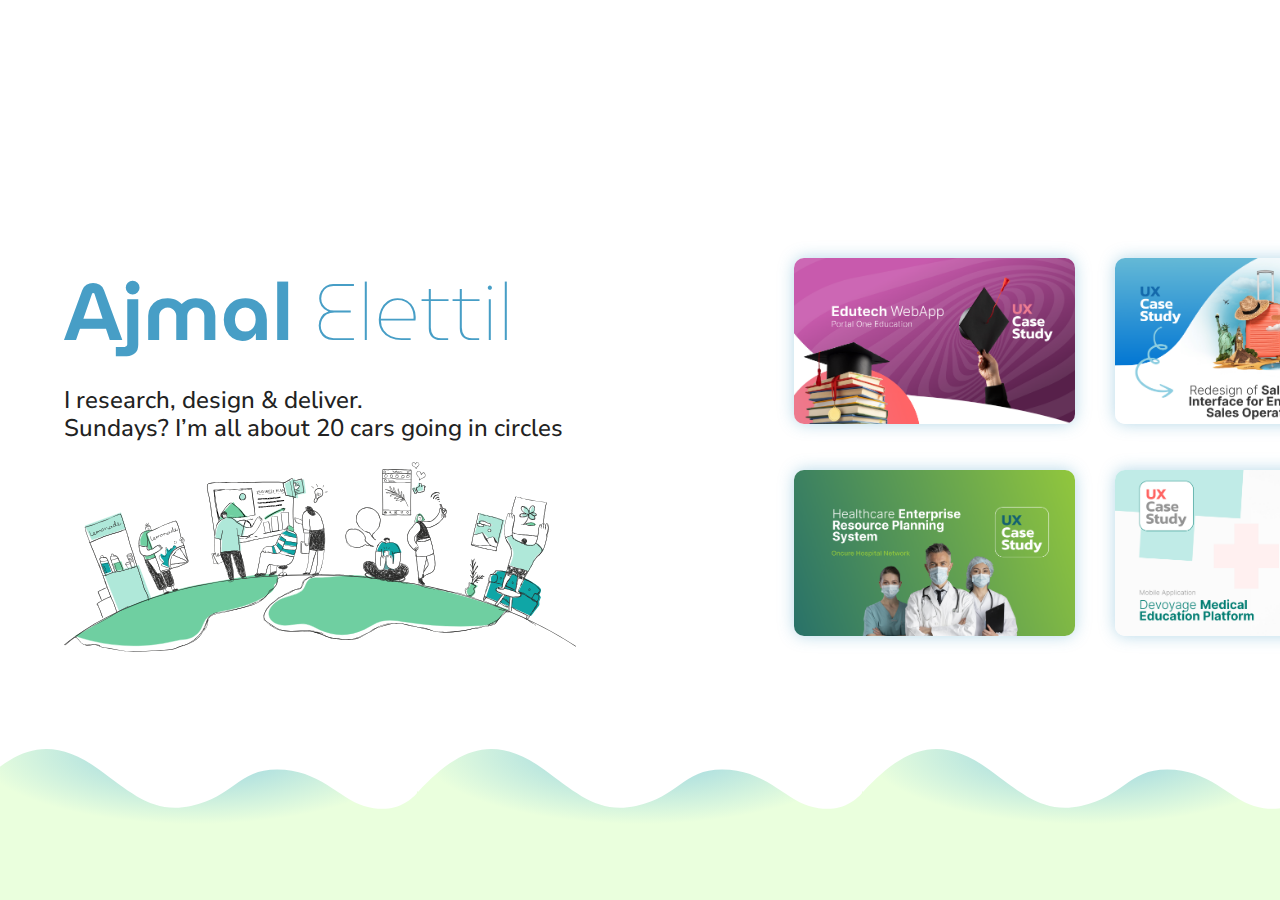
<file: index.html>
<!DOCTYPE html>
<html lang="en">
<head>
    <meta charset="UTF-8">
    <meta name="viewport" content="width=device-width, initial-scale=1.0">
    <title>Ajmal's Portfolio</title>
    <link rel="stylesheet" href="styles/styles.css">
</head>
<body>
    <div class="scroll-container">

        <div class="section profile-section">
            <h1><span>Ajmal</span> Elettil</h1>
            <p>I research, design & deliver. <br> Sundays? I’m all about 20 cars going in circles</p>
            <img src="/assets/images/hero-illustration.svg" />
        </div>

        <div class="section case-studies">
            <a href="/case-study/portal-one.html" class="case-study">
                <img src="assets/images/portal-one-thumb.png" alt="Case study image">
            </a>
            <a href="#" class="case-study">
                <img src="assets/images/oncure-thumb.png" alt="Case study image">
            </a>
            <a href="#" class="case-study">
                <img src="assets/images/marriot-thumb.png" alt="Case study image">
            </a>
            <a href="#" class="case-study">
                <img src="assets/images/devoyage-thumb.png" alt="Case study image">
            </a>
        </div>

        <div class="section resume-section">
            <p>Seasoned UX Designer with a passion for crafting seamless digital experiences that strike the perfect balance between functionality and aesthetics. Possesses a flair for Graphic Design, creating visually captivating assets that complement front-end development projects.</p>
            <button class="resume-button">
                <span>View Resume</span>
                <img src="assets/images/demography.svg"/> 
            </button>
            <div class="social-icons">
                <a href="#"><img src="assets/images/linkedin-icon.svg" alt="LinkedIn"></a>
                <a href="#"><img src="assets/images/twitter-icon.svg" alt="Twitter"></a>
                <a href="#"><img src="assets/images/instagram-icon.svg" alt="Instagram"></a>
                <a href="#"><img src="assets/images/medium-icon.svg" alt="Medium"></a>
                <a href="#"><img src="assets/images/email-icon.svg" alt="Email"></a>
            </div>
            <img class="resume-illustration" src="assets/images/resume-illustration.svg" />
        </div>
    </div>

    <script src="js/script.js"></script>
</body>
</html>
</file>
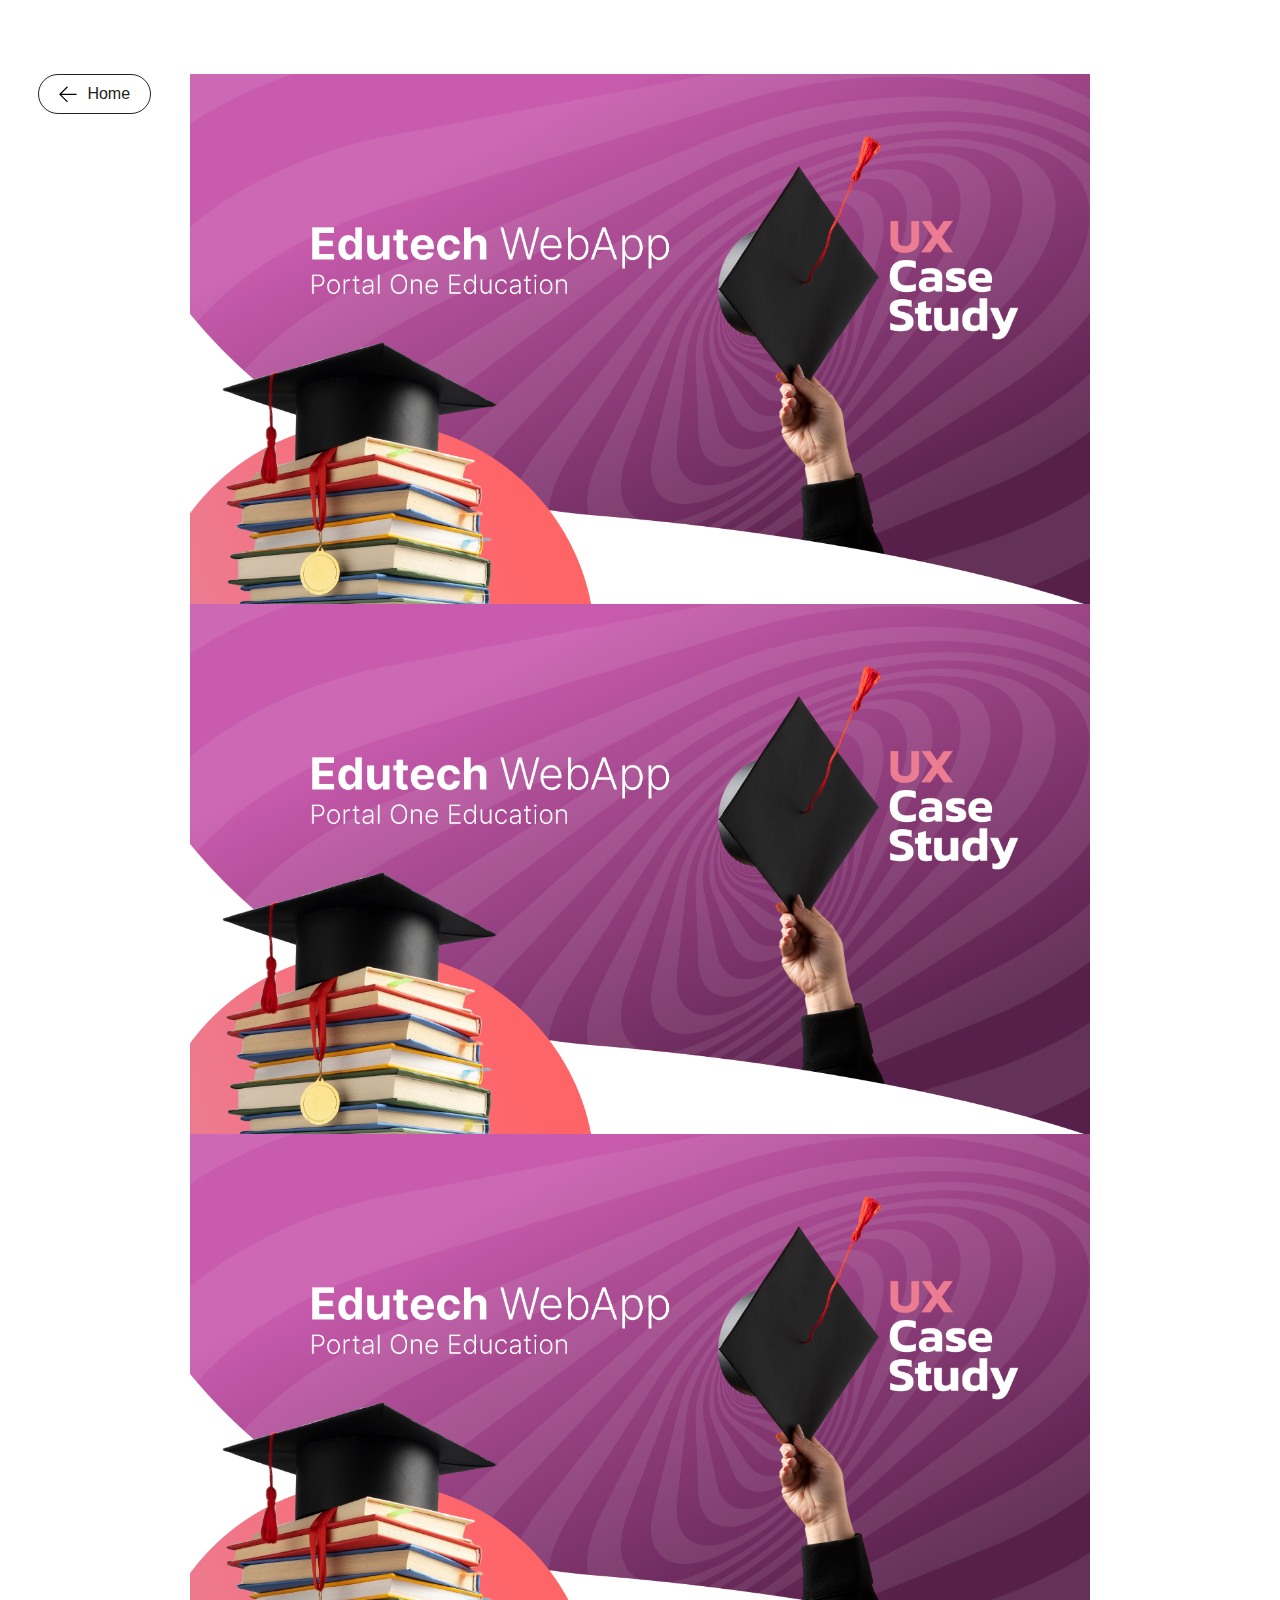
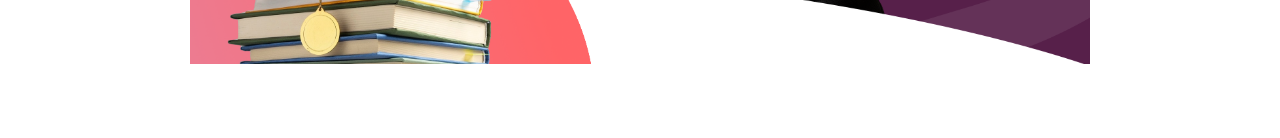
<file: case-study/portal-one.html>
<!DOCTYPE html>
<html lang="en">
<head>
    <meta charset="UTF-8">
    <meta name="viewport" content="width=device-width, initial-scale=1.0">
    <title>Case Study Page</title>
    <link rel="stylesheet" href="styles.css">
</head>
<body>
    <div class="container">
        <a href="/" class="home-button">
            <img src="/assets/images/back-icon.svg" alt="Home Icon">
            Home
        </a>

        <div class="case-study-stack">
            <img src="/assets/images/portal-one-thumb.png" alt="Case Study Slice 1">
            <img src="/assets/images/portal-one-thumb.png" alt="Case Study Slice 2">
            <img src="/assets/images/portal-one-thumb.png" alt="Case Study Slice 3">
        </div>
    </div>
</body>
</html>
</file>
<file: styles/styles.css>
/* Font Import */
@import url('https://fonts.googleapis.com/css2?family=MuseoModerno:ital,wght@0,100..900;1,100..900&display=swap');
/* font-family: "MuseoModerno", sans-serif; */
@import url('https://fonts.googleapis.com/css2?family=Nunito+Sans:ital,opsz,wght@0,6..12,200..1000;1,6..12,200..1000&display=swap');
/* font-family: "Nunito Sans", sans-serif; */


* {
    margin: 0;
    padding: 0;
    box-sizing: border-box;
}

body {
    font-family: "Nunito Sans", sans-serif;
    overflow-x: hidden;

    -ms-overflow-style: none;
    scrollbar-width: none;
}

body::-webkit-scrollbar { 
    display: none;
}

.scroll-container {
    display: flex;
    flex-wrap: nowrap;
    overflow-x: scroll;
    height: 100vh;
    align-items: center;
    /* scroll-snap-type: x mandatory; */


    background: url(../assets/images/bottom-pattern-tile.svg);
    background-repeat: repeat-x;
    background-size: 50% contain;
    background-position: bottom;

    -ms-overflow-style: none;
    scrollbar-width: none;
    scroll-behavior: smooth;
}

.scroll-container::-webkit-scrollbar { 
    display: none;
}

.section {
    padding: 20px;
    scroll-snap-align: start;
    display: flex;
    justify-content: center;
    align-items: center;
    flex-shrink: 0;
}

.profile-section {
    flex-direction: column;
    text-align: center;
    height: 100vh;
    align-items: flex-start;
    padding-inline: 5vw;
}

.profile-section h1 {
    font-family:  "MuseoModerno", sans-serif;
    font-size: 5rem;
    font-weight: 100;
    color: #479EC6;
}

.profile-section h1 span {
    font-size: 5rem;
    color: #479EC6;
    font-weight: 600;
}

.profile-section p {
    color: #222222;
    margin-top: 10px;
    margin-bottom: 20px;
    text-align: left;

    font-size: 1.5rem;
    font-style: normal;
    font-weight: 500;
    line-height: 1.75rem; 
}

.profile-section img {
    width: 40vw;
    height: auto;
}


/* case-studies */
.case-studies {
    display: grid;
    grid-template-rows: repeat(2, 1fr);
    grid-auto-flow: column;
    gap: 40px;
    justify-content: center;
    align-items: center;
    width: auto;
    height: auto;
    position: relative;
    overflow-x: hidden;
    padding-left: 12vw;
}

.case-study {
    width: 22vw;
    height: auto;
}

.case-study img {
    width: 100%;
    height: auto;
    border-radius: 10px;
    box-shadow: 0px 0px 16px 0px rgba(71, 158, 198, 0.40);
}

/* resume-section  */
.resume-section {
    position: relative;
    display: flex;
    flex-direction: column;
    align-items: flex-start;    
    padding-left: 10vw;
    width: 100vw;
}

.resume-section p {
    color: #222;
    font-size: 1.125rem;
    font-style: normal;
    font-weight: 500;
    line-height: 1.75rem;
    text-align: left;
    width: 50%;
}

.resume-button {
    padding: 10px 20px;
    border: 1px solid #222222;
    border-radius: 100px;
    background: transparent;
    cursor: pointer;
    margin-top: 20px;
    font-size: 16px;
    display: flex;
    align-items: center;
    gap: 8px;
    color: #222;
}
.resume-button:hover{
    background-color: #222;
    color: #FFF;
}

.social-icons {
    margin-block: 3vh;
}

.social-icons a {
    display: inline-block;
    margin-top: 14vh;
}

.social-icons img {
    width: 3.5rem;
    height: 3.5rem;
    border: 1px solid transparent;
}

.social-icons img:hover{
    border-radius: 100px;
    border: 1px solid #222;
    width: 3.5rem;
    height: 3.5rem;
}

.resume-illustration{
    position: absolute;
    bottom: 0;
    right: 10vw;
}

@media (max-width: 768px) {
    .scroll-container {
        display: block;
        overflow-x: hidden;
    }

    .section {
        width: 100%;
        height: auto;
        align-items: center;
    }

    .profile-section p{
        width: 100%;
        text-align: center;
        font-size: 14px;
        line-height: 18px;
    }
    
    .profile-section h1,
    .profile-section h1 span{
        font-size: 2.5rem;
    }

    .profile-section img {
        width: 100vw;
        height: auto;
    }

    .profile-section .social-icons{
        width: 100%;
    }
    
    .profile-section .social-icons a{
        margin-top: 6vh;
    }

    .case-studies {
        display: flex;
        flex-direction: column;
        justify-content: center;
        width: 100%;
        padding: 0;
        gap: 0;
    }

    .case-study {
        width: 90%;
        margin-bottom: 20px;
    }

    .resume-section p{
        width: 100%;
        text-align: left;
        font-size: 14px;
        line-height: 18px;
        font-weight: 300;
    }

    .resume-button{
        font-size: 12px;
        font-weight: 400;
    }
    .resume-button img{
        width: 20px;
        height: 20px;
    }

    .social-icons a {
        margin-top: 0;
    }

    .social-icons img,
    .social-icons img:hover {
        width: 3rem;
        height: 3rem;
    }

    .resume-illustration {
        display: none;
        position: relative;
        bottom: 0;
        right: 0;
        width: 70%;
    }

}
</file>
<file: case-study/styles.css>
* {
    margin: 0;
    padding: 0;
    box-sizing: border-box;
}

body {
    font-family: Arial, sans-serif;
    display: flex;
    justify-content: center;
    align-items: center;
    flex-direction: column;
    padding: 20px;
}

.container {
    width: 100%;
    max-width: 1200px;
    margin-block: 6vh;
}

/* Home Button Styling */
.home-button {
    display: inline-flex;
    align-items: center;
    padding: 10px 20px;
    background-color: #fff;
    border: 1px solid #222;
    border-radius: 25px;
    text-decoration: none;
    color: #222;
    font-size: 16px;
    margin-bottom: 20px;
    transition: background-color 0.3s ease;
    position: absolute;
    left: 3%;
}

@media (max-width: 768px) {
    .home-button {
        position: relative;
    }
}

.home-button img {
    width: 18px;
    height: 18px;
    margin-right: 10px;
}

.home-button:hover {
    background-color: #f0f0f0;
}

/* Case Study Image Stack */
.case-study-stack {
    display: flex;
    flex-direction: column;
    align-items: center;
}

.case-study-stack img {
    width: 100%;
    max-width: 900px;
}
</file>
